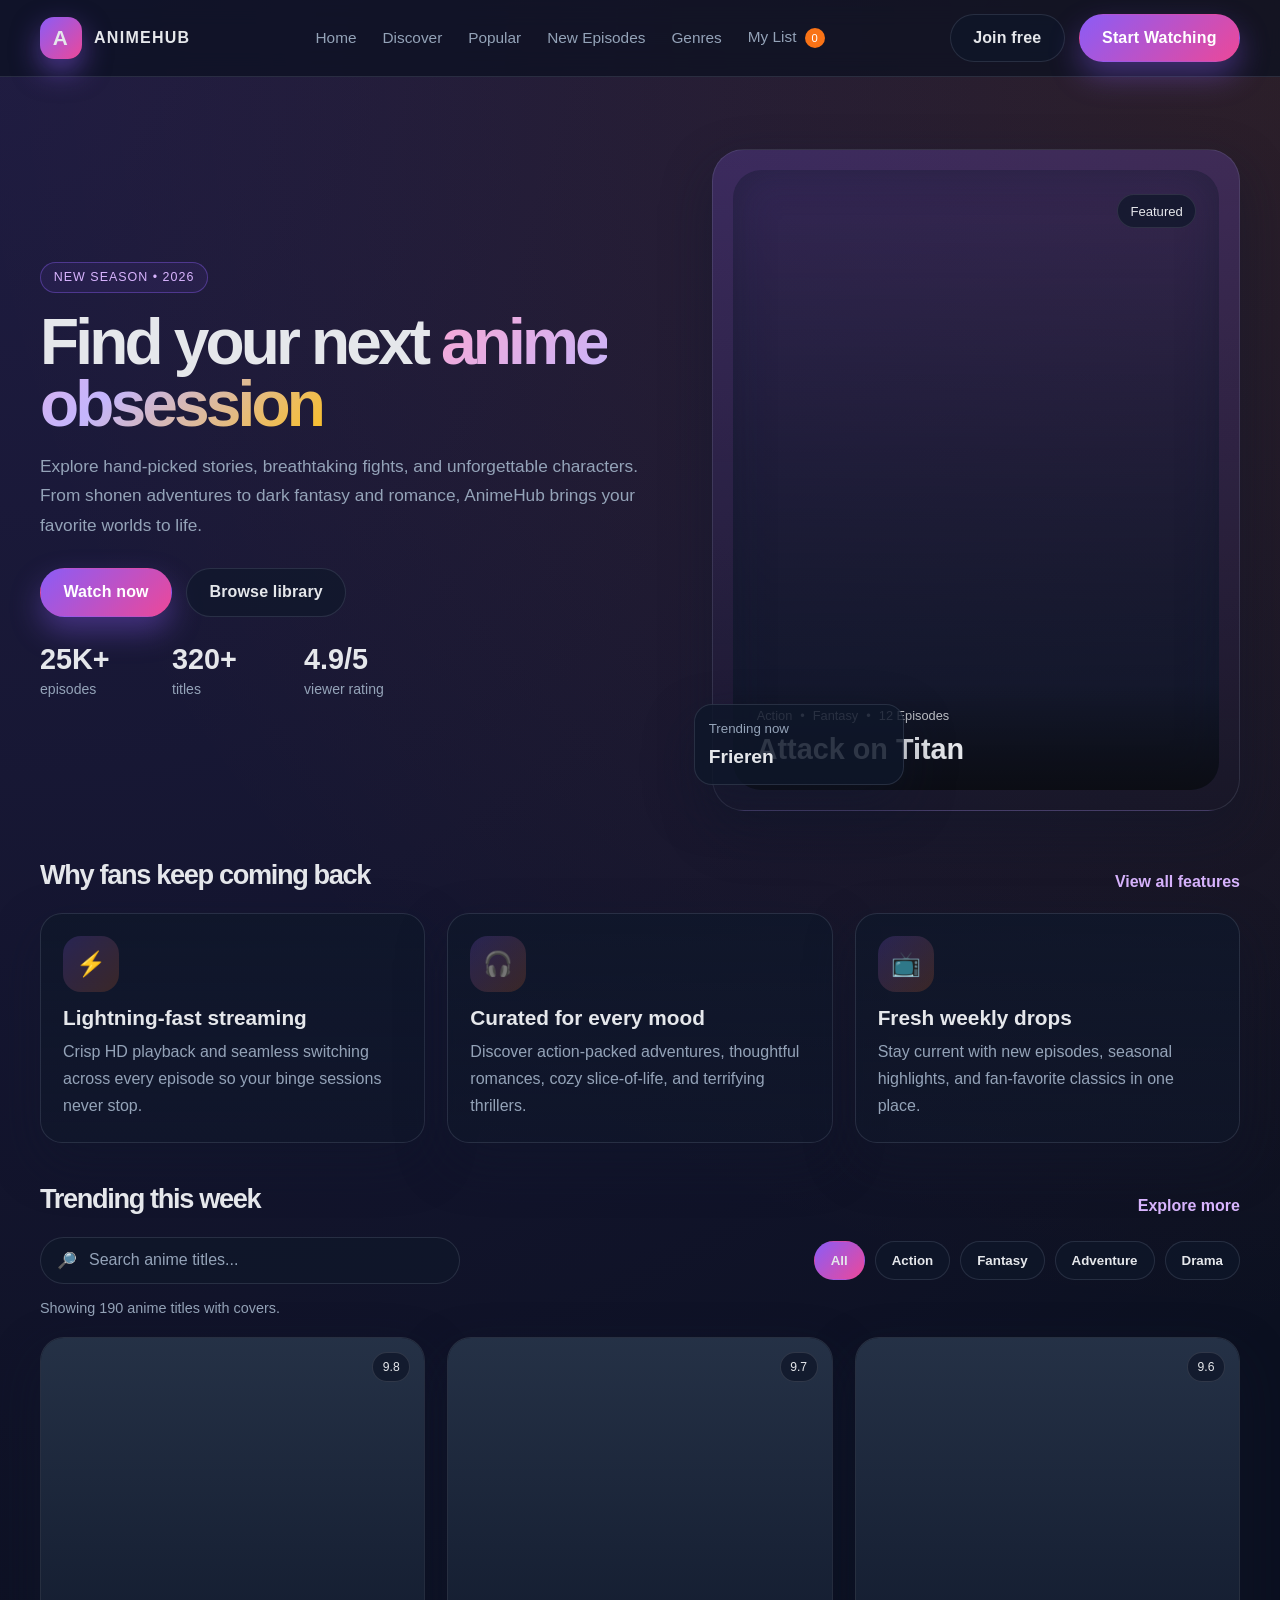
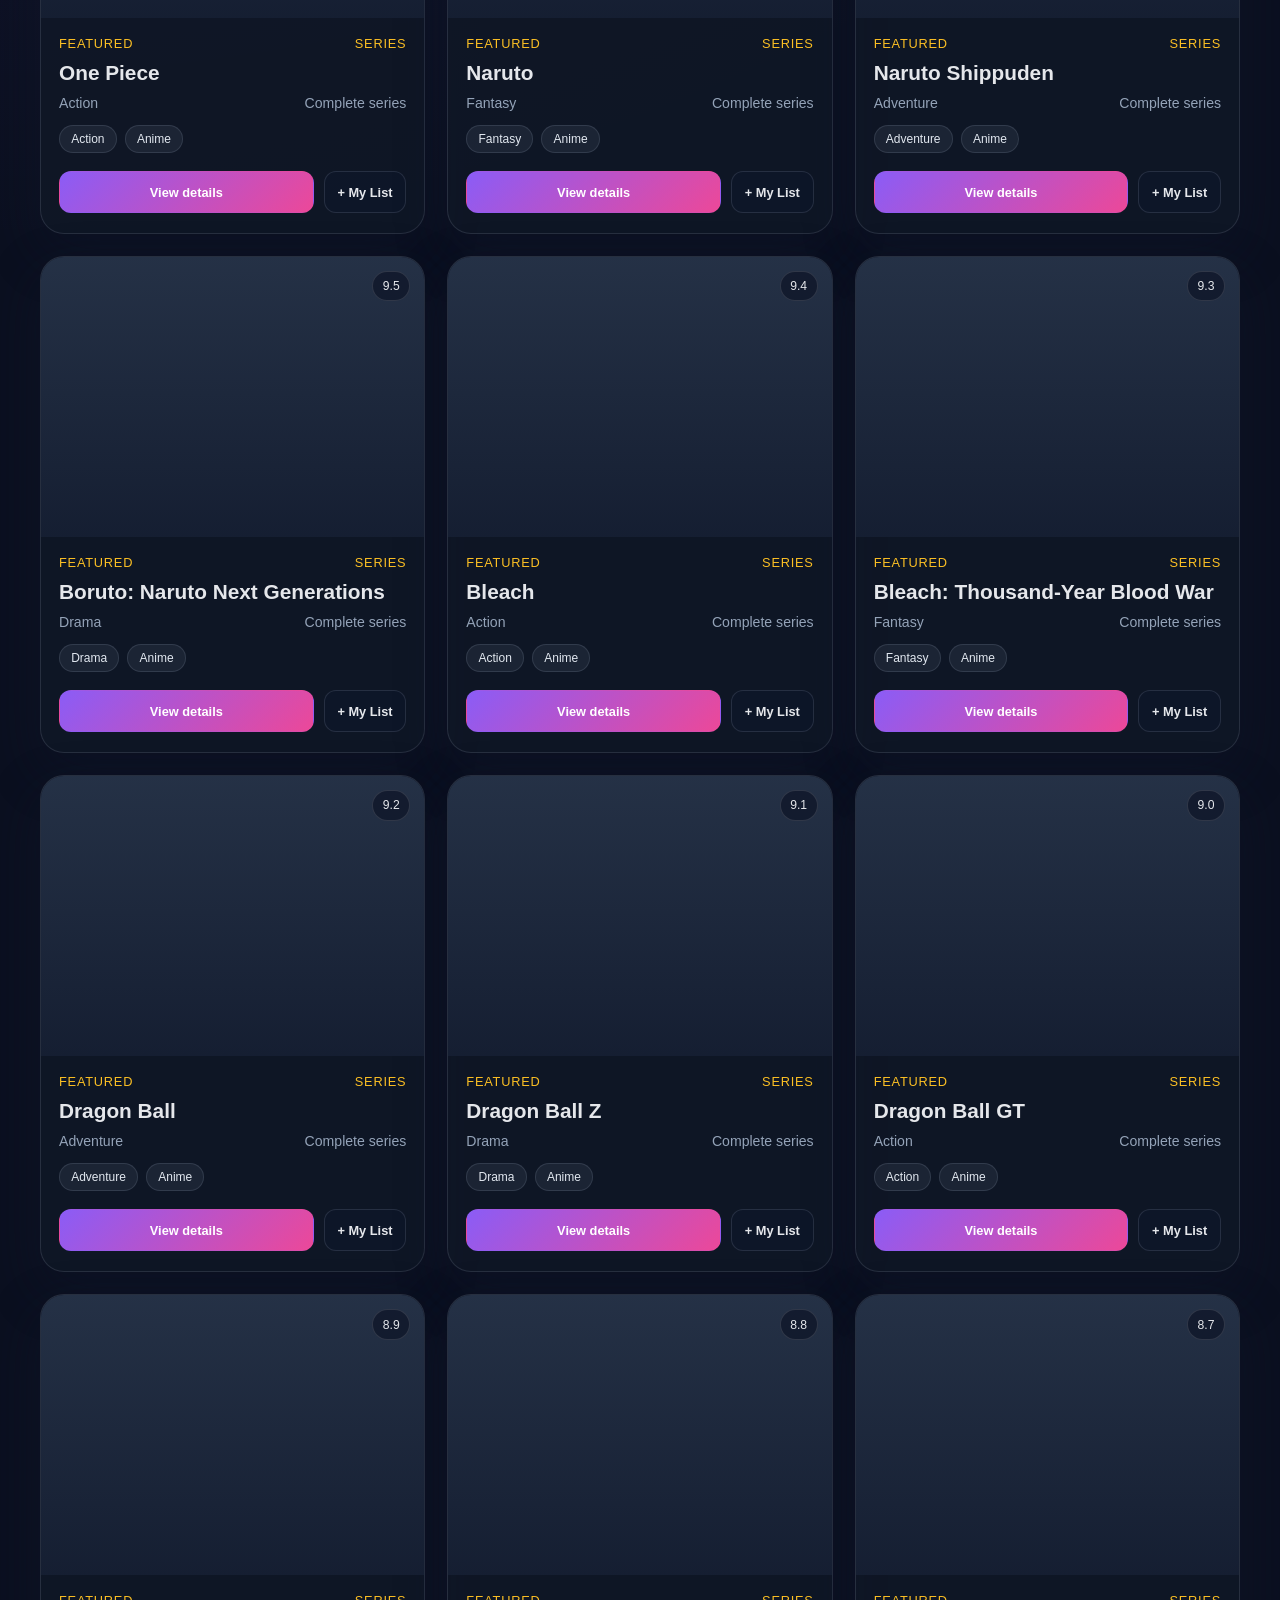
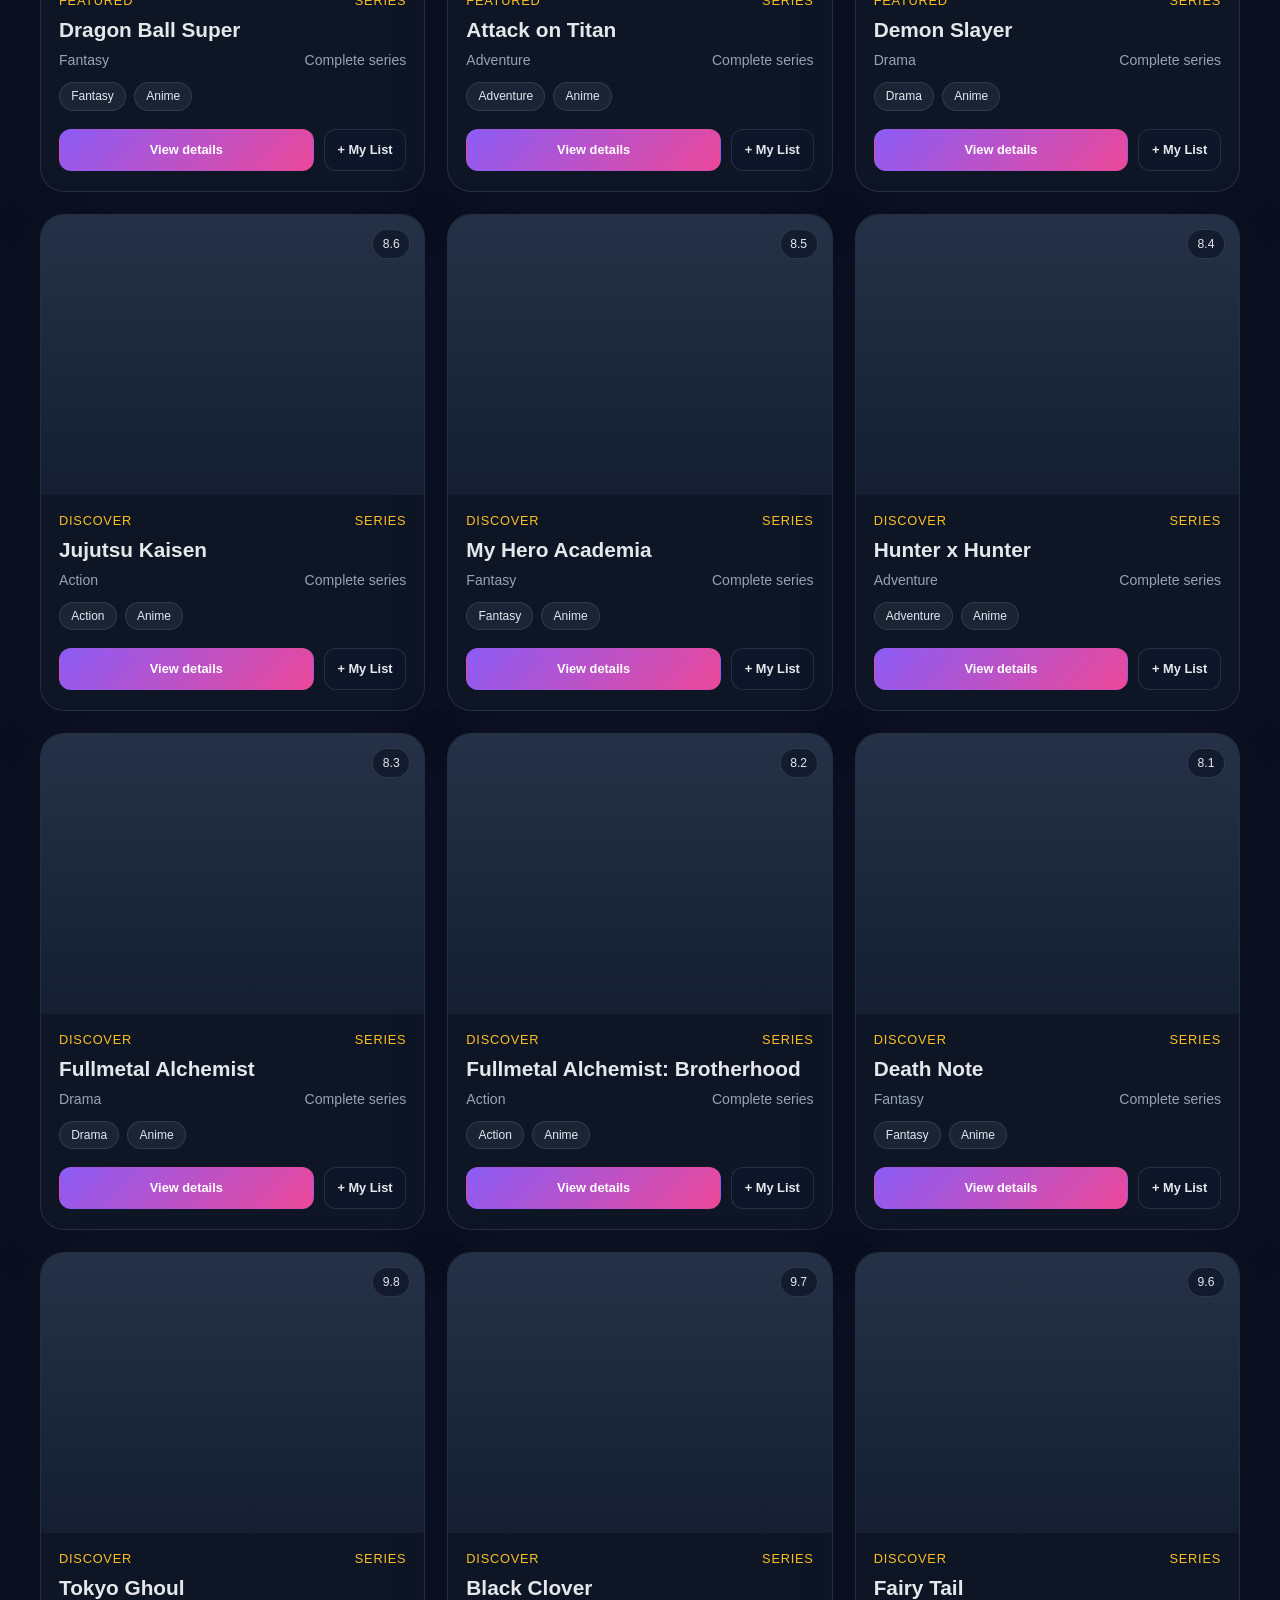
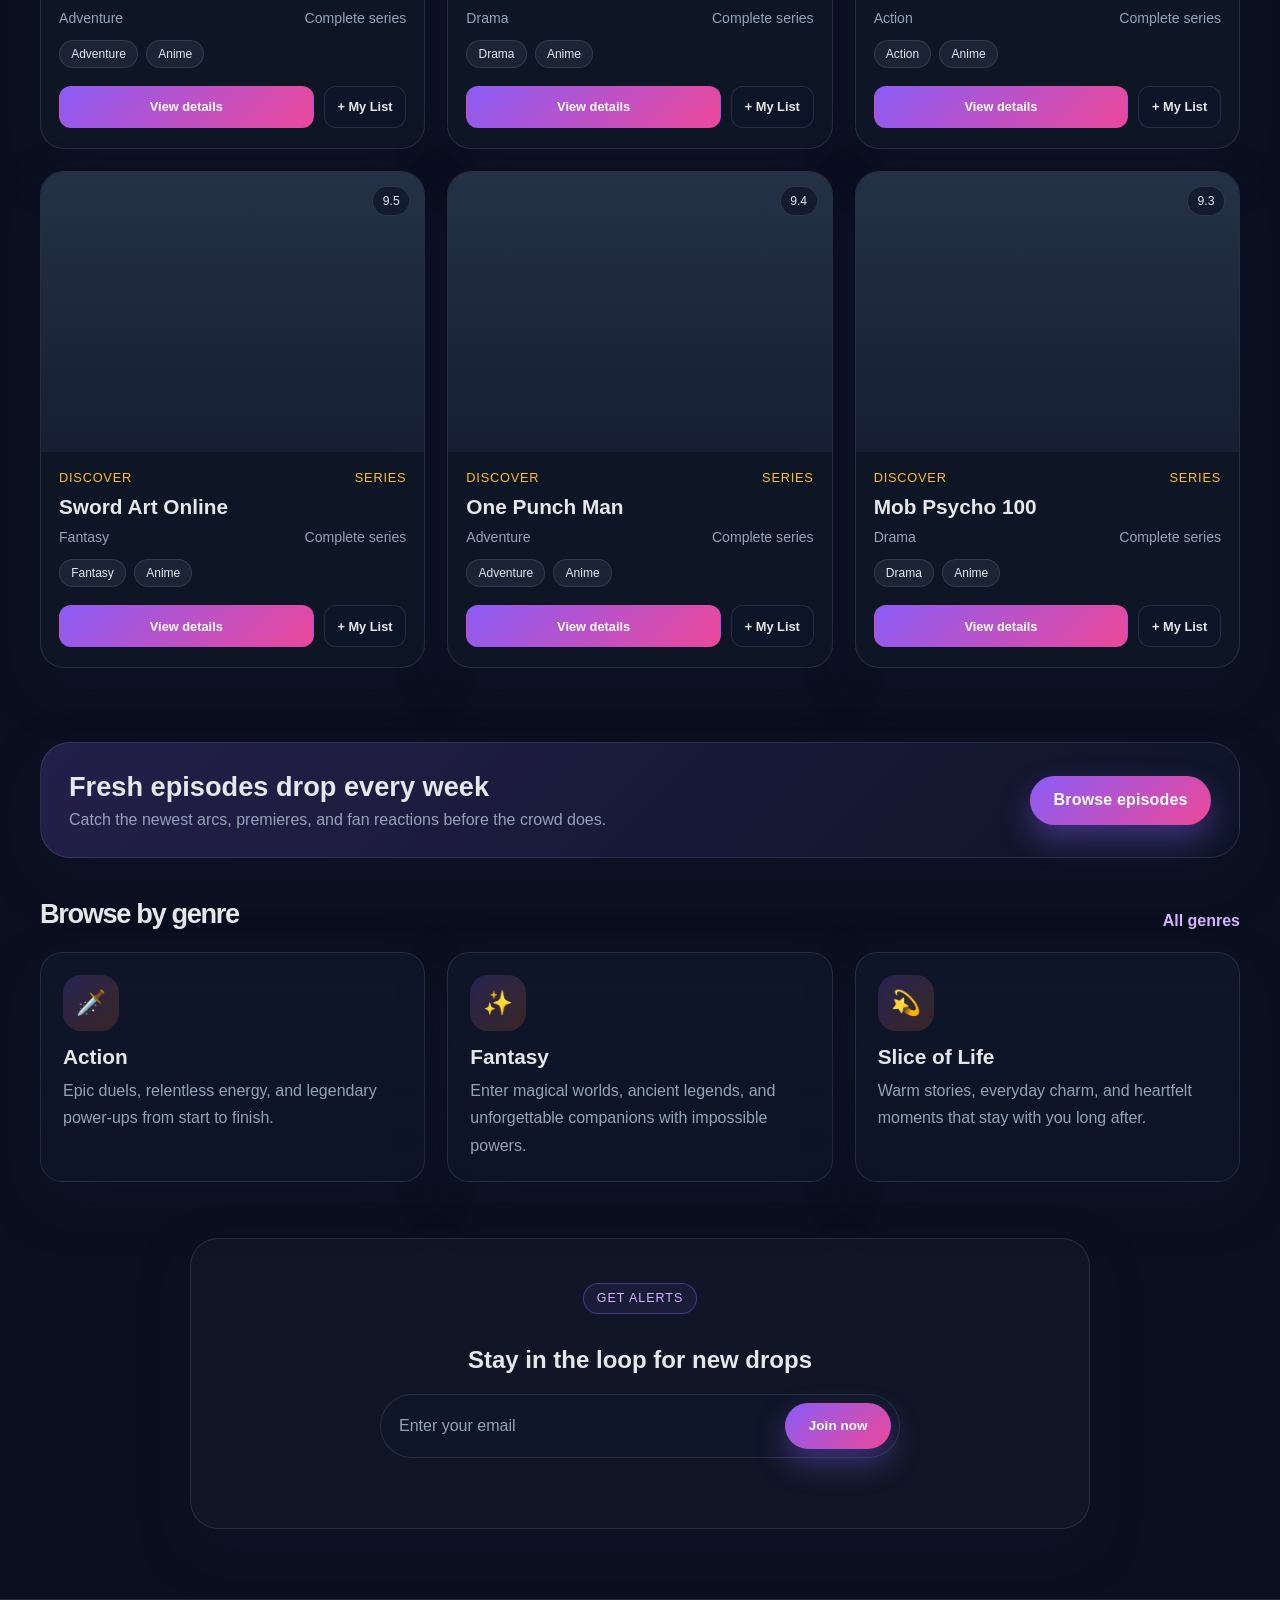
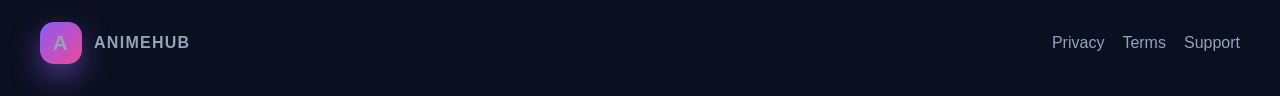
<file: index.html>
<!DOCTYPE html>
<html lang="en">
  <head>
    <meta charset="UTF-8" />
    <meta name="viewport" content="width=device-width, initial-scale=1.0" />
    <title>AnimeHub | Watch Your Next Obsession</title>
    <meta
      name="description"
      content="AnimeHub is your portal to trending anime, epic adventures, and immersive worlds."
    />
    <meta name="theme-color" content="#0b1020" />
    <link rel="canonical" href="https://animehub-ng.github.io/" />
    <meta property="og:url" content="https://animehub-ng.github.io/" />
    <meta property="og:site_name" content="AnimeHub" />
    <link rel="icon" type="image/svg+xml" href="favicon.svg" />
    <link rel="stylesheet" href="styles.css" />
  </head>
  <body>
    <header class="topbar">
      <div class="container nav">
        <a href="#" class="brand" aria-label="AnimeHub home">
          <span class="brand-mark">A</span>
          <span>AnimeHub</span>
        </a>

        <nav class="nav-links" aria-label="Main navigation">
          <a href="#home">Home</a>
          <a href="#discover">Discover</a>
          <a href="#popular">Popular</a>
          <a href="#new">New Episodes</a>
          <a href="#genres">Genres</a>
          <a href="#popular" id="watchlist-link">My List <span id="watchlist-count" class="nav-count">0</span></a>
        </nav>

        <button class="menu-toggle" type="button" aria-expanded="false" aria-controls="mobile-menu">
          <span class="sr-only">Open navigation menu</span>
          <span aria-hidden="true">☰</span>
        </button>

        <div class="nav-actions">
          <a href="#newsletter" class="btn ghost">Join free</a>
          <a href="#popular" class="btn primary">Start Watching</a>
        </div>
      </div>
      <nav id="mobile-menu" class="mobile-menu container" aria-label="Mobile navigation" hidden>
        <a href="#home">Home</a>
        <a href="#discover">Discover</a>
        <a href="#popular">Popular</a>
        <a href="#new">New Episodes</a>
        <a href="#genres">Genres</a>
        <a href="#popular" id="mobile-watchlist-link">My List <span id="mobile-watchlist-count" class="nav-count">0</span></a>
      </nav>
    </header>

    <main>
      <section class="hero" id="home">
        <div class="container hero-grid">
          <div class="hero-copy">
            <div class="eyebrow">New season • 2026</div>
            <h1>Find your next <span>anime obsession</span></h1>
            <p>
              Explore hand-picked stories, breathtaking fights, and unforgettable characters.
              From shonen adventures to dark fantasy and romance, AnimeHub brings your favorite worlds to life.
            </p>

            <div class="hero-actions">
              <a href="#popular" class="btn primary">Watch now</a>
              <a href="#discover" class="btn ghost">Browse library</a>
            </div>

            <div class="stat-row" aria-label="Site statistics">
              <div class="stat">
                <strong>25K+</strong>
                <span>episodes</span>
              </div>
              <div class="stat">
                <strong>320+</strong>
                <span>titles</span>
              </div>
              <div class="stat">
                <strong>4.9/5</strong>
                <span>viewer rating</span>
              </div>
            </div>
          </div>

          <div class="hero-visual" aria-label="Featured anime poster">
            <div class="poster-frame">
              <div
                class="poster-card"
                style="background-image: linear-gradient(180deg, rgba(15, 23, 42, 0.15), rgba(15, 23, 42, 0.8)), url('https://cdn.myanimelist.net/images/anime/10/47347.jpg');"
              >
                <div class="poster-badge">Featured</div>

                <div class="poster-info">
                  <div class="meta">
                    <span>Action</span>
                    <span>•</span>
                    <span>Fantasy</span>
                    <span>•</span>
                    <span>12 Episodes</span>
                  </div>
                  <h3>Attack on Titan</h3>
                </div>
              </div>
            </div>

            <div class="float-card">
              <small>Trending now</small>
              <strong>Frieren</strong>
            </div>
          </div>
        </div>
      </section>

      <section class="section" id="discover">
        <div class="container">
          <div class="section-header">
            <h2>Why fans keep coming back</h2>
            <a href="#genres" class="link-more">View all features</a>
          </div>

          <div class="feature-row">
            <article class="feature-card">
              <div class="feature-icon">⚡</div>
              <h3>Lightning-fast streaming</h3>
              <p>
                Crisp HD playback and seamless switching across every episode so your binge sessions never stop.
              </p>
            </article>

            <article class="feature-card">
              <div class="feature-icon">🎧</div>
              <h3>Curated for every mood</h3>
              <p>
                Discover action-packed adventures, thoughtful romances, cozy slice-of-life, and terrifying thrillers.
              </p>
            </article>

            <article class="feature-card">
              <div class="feature-icon">📺</div>
              <h3>Fresh weekly drops</h3>
              <p>
                Stay current with new episodes, seasonal highlights, and fan-favorite classics in one place.
              </p>
            </article>
          </div>
        </div>
      </section>

      <section class="section" id="popular">
        <div class="container">
          <div class="section-header">
            <h2>Trending this week</h2>
            <a href="#popular" class="link-more">Explore more</a>
          </div>

          <div class="library-toolbar">
            <label class="search-box" aria-label="Search anime">
              <span>🔎</span>
              <input id="anime-search" type="search" placeholder="Search anime titles..." />
            </label>

            <div class="filter-chips" aria-label="Anime categories">
              <button class="filter-btn active" type="button" data-filter="All">All</button>
              <button class="filter-btn" type="button" data-filter="Action">Action</button>
              <button class="filter-btn" type="button" data-filter="Fantasy">Fantasy</button>
              <button class="filter-btn" type="button" data-filter="Adventure">Adventure</button>
              <button class="filter-btn" type="button" data-filter="Drama">Drama</button>
            </div>
          </div>

          <p id="catalog-status" class="catalog-status" aria-live="polite">Showing the AnimeHub collection.</p>

          <div id="trending-grid" class="grid trending-grid"></div>
        </div>
      </section>

      <section class="section" id="new">
        <div class="container">
          <div class="banner">
            <div>
              <h3>Fresh episodes drop every week</h3>
              <p>Catch the newest arcs, premieres, and fan reactions before the crowd does.</p>
            </div>
            <a href="#popular" class="btn primary">Browse episodes</a>
          </div>
        </div>
      </section>

      <section class="section" id="genres">
        <div class="container">
          <div class="section-header">
            <h2>Browse by genre</h2>
            <a href="#popular" class="link-more">All genres</a>
          </div>

          <div class="feature-row">
            <article class="feature-card">
              <div class="feature-icon">🗡️</div>
              <h3>Action</h3>
              <p>Epic duels, relentless energy, and legendary power-ups from start to finish.</p>
            </article>

            <article class="feature-card">
              <div class="feature-icon">✨</div>
              <h3>Fantasy</h3>
              <p>Enter magical worlds, ancient legends, and unforgettable companions with impossible powers.</p>
            </article>

            <article class="feature-card">
              <div class="feature-icon">💫</div>
              <h3>Slice of Life</h3>
              <p>Warm stories, everyday charm, and heartfelt moments that stay with you long after.</p>
            </article>
          </div>
        </div>
      </section>

      <div class="container newsletter" id="newsletter">
        <div class="newsletter-card">
          <p class="eyebrow">Get alerts</p>
          <h2>Stay in the loop for new drops</h2>
          <form id="newsletter-form" class="newsletter-form">
            <input type="email" placeholder="Enter your email" aria-label="Email address" autocomplete="email" required />
            <button type="submit" class="btn primary">Join now</button>
          </form>
          <p id="newsletter-status" aria-live="polite"></p>
        </div>
      </div>
    </main>

    <dialog id="anime-dialog" class="anime-dialog" aria-labelledby="dialog-title">
      <button class="dialog-close" type="button" aria-label="Close title details">×</button>
      <div id="dialog-cover" class="dialog-cover"></div>
      <div class="dialog-content">
        <p id="dialog-kicker" class="eyebrow"></p>
        <h2 id="dialog-title"></h2>
        <p id="dialog-description" class="dialog-description"></p>
        <div class="dialog-actions">
          <a id="dialog-watch" class="btn primary" href="#">Open streaming page</a>
          <button id="dialog-list" class="btn ghost" type="button">Add to My List</button>
        </div>
      </div>
    </dialog>

    <footer>
      <div class="container footer-row">
        <div class="brand">
          <span class="brand-mark">A</span>
          <span>AnimeHub</span>
        </div>

        <div class="footer-links">
          <a href="#privacy" data-info-link="privacy">Privacy</a>
          <a href="#terms" data-info-link="terms">Terms</a>
          <a href="#support" data-info-link="support">Support</a>
        </div>
      </div>
    </footer>

    <dialog id="info-dialog" class="info-dialog" aria-labelledby="info-title">
      <button class="dialog-close info-close" type="button" aria-label="Close information">×</button>
      <div class="dialog-content">
        <p id="info-kicker" class="eyebrow">AnimeHub</p>
        <h2 id="info-title"></h2>
        <div id="info-body"></div>
      </div>
    </dialog>

    <script src="script.js" defer></script>
  </body>
</html>
</file>
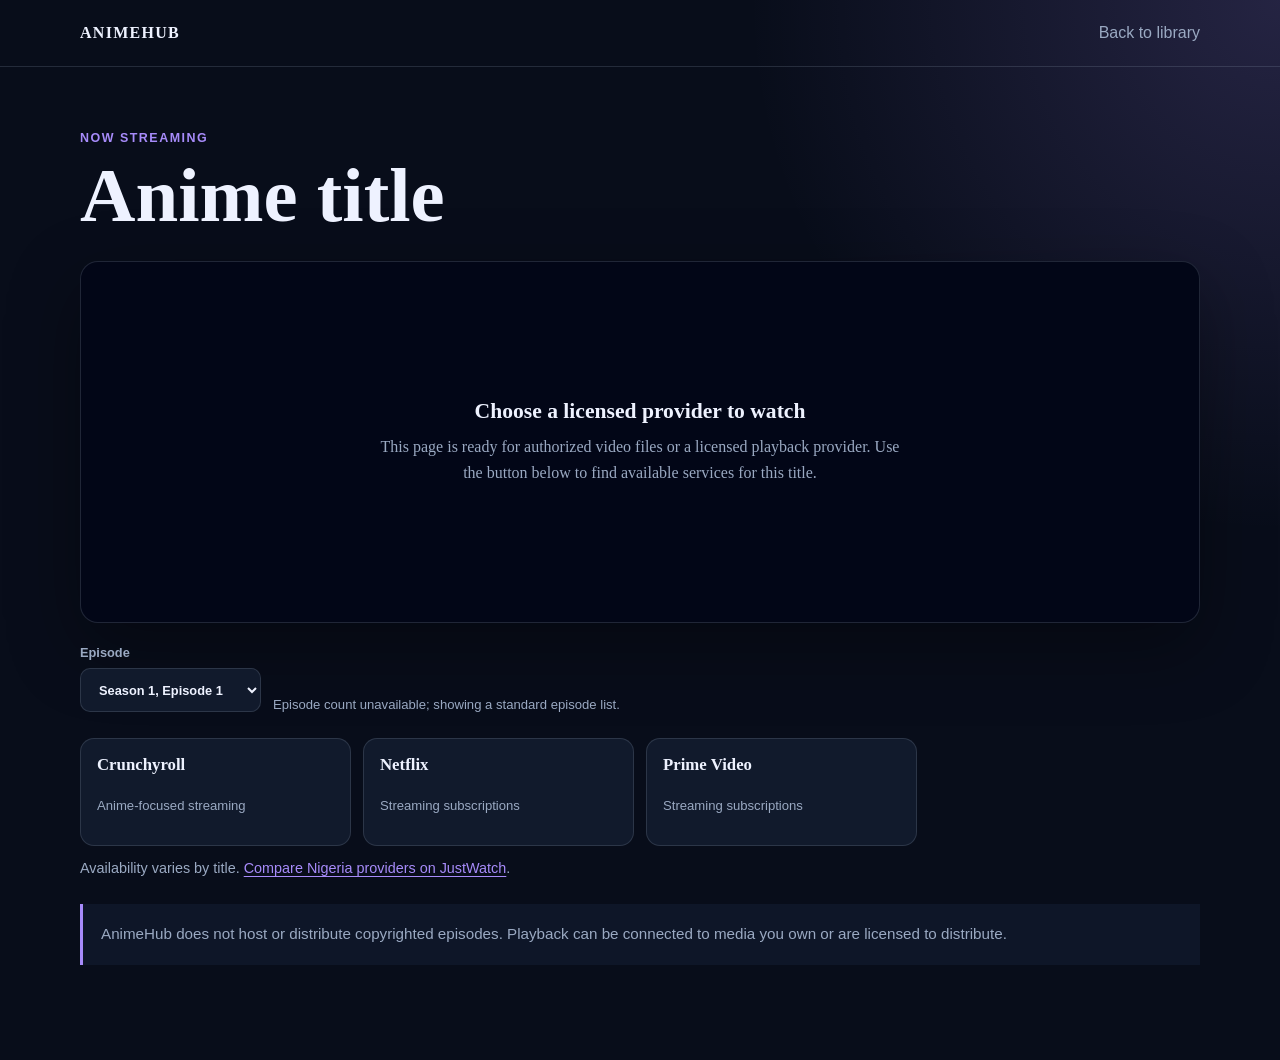
<file: watch.html>
<!DOCTYPE html>
<html lang="en">
  <head>
    <meta charset="UTF-8" />
    <meta name="viewport" content="width=device-width, initial-scale=1.0" />
    <meta name="description" content="AnimeHub streaming page for licensed anime viewing." />
    <link rel="canonical" href="https://animehub-ng.github.io/watch.html" />
    <meta property="og:url" content="https://animehub-ng.github.io/watch.html" />
    <meta property="og:site_name" content="AnimeHub" />
    <link rel="icon" type="image/svg+xml" href="favicon.svg" />
    <title>Watch | AnimeHub</title>
    <style>
      :root { --bg: #080d1a; --panel: #111a2c; --line: rgba(148, 163, 184, .2); --text: #eef2ff; --muted: #9aa9c2; --accent: #a78bfa; }
      * { box-sizing: border-box; }
      body { margin: 0; min-height: 100vh; font-family: Georgia, 'Times New Roman', serif; color: var(--text); background: radial-gradient(circle at top right, rgba(167, 139, 250, .18), transparent 32%), var(--bg); }
      a { color: inherit; text-decoration: none; }
      .shell { width: min(1120px, calc(100% - 32px)); margin: 0 auto; }
      header { padding: 24px 0; border-bottom: 1px solid var(--line); }
      .nav { display: flex; align-items: center; justify-content: space-between; gap: 16px; }
      .brand { font-weight: 800; letter-spacing: .08em; text-transform: uppercase; }
      .back { color: var(--muted); font-family: 'Segoe UI', sans-serif; }
      main { padding: 52px 0 80px; }
      .eyebrow { color: var(--accent); font: 700 .78rem 'Segoe UI', sans-serif; letter-spacing: .12em; text-transform: uppercase; }
      h1 { max-width: 800px; margin: 10px 0 28px; font-size: clamp(2.3rem, 6vw, 5rem); line-height: .98; }
      .player { overflow: hidden; border: 1px solid var(--line); border-radius: 18px; background: #020617; box-shadow: 0 25px 70px rgba(0, 0, 0, .35); }
      .player video { display: block; width: 100%; aspect-ratio: 16 / 9; background: #020617; }
      .player-empty { display: grid; place-items: center; min-height: 360px; padding: 32px; text-align: center; }
      .player-empty strong { display: block; margin-bottom: 10px; font-size: 1.35rem; }
      .player-empty p { max-width: 520px; margin: 0; color: var(--muted); line-height: 1.6; }
      .controls { display: flex; flex-wrap: wrap; align-items: end; gap: 12px; margin: 22px 0; }
      label { display: grid; gap: 8px; color: var(--muted); font: 700 .8rem 'Segoe UI', sans-serif; }
      select, .provider { min-height: 44px; border: 1px solid var(--line); border-radius: 10px; padding: 0 14px; color: var(--text); background: var(--panel); font: inherit; }
      .provider { display: inline-flex; align-items: center; justify-content: center; background: var(--accent); color: #171329; font: 700 .9rem 'Segoe UI', sans-serif; }
      .episode-status { margin: 0; color: var(--muted); font: .82rem 'Segoe UI', sans-serif; }
      .provider-grid { display: grid; grid-template-columns: repeat(4, minmax(0, 1fr)); gap: 12px; margin-top: 26px; }
      .provider-card { display: grid; gap: 8px; min-height: 108px; padding: 16px; border: 1px solid var(--line); border-radius: 14px; background: var(--panel); transition: transform .2s ease, border-color .2s ease; }
      .provider-card:hover { transform: translateY(-2px); border-color: var(--accent); }
      .provider-card strong { font: 700 1.05rem Georgia, 'Times New Roman', serif; }
      .provider-card span { color: var(--muted); font: .82rem/1.35 'Segoe UI', sans-serif; }
      .compare { margin-top: 14px; color: var(--muted); font: .9rem 'Segoe UI', sans-serif; }
      .compare a { color: var(--accent); text-decoration: underline; text-underline-offset: 3px; }
      .free-heading { margin-top: 34px; }
      .free-card { border-color: rgba(52, 211, 153, .35); }
      .free-card strong::after { content: ' FREE'; color: #6ee7b7; font: 700 .68rem 'Segoe UI', sans-serif; letter-spacing: .08em; }
      .notice { margin-top: 28px; padding: 18px; border-left: 3px solid var(--accent); background: rgba(17, 26, 44, .75); color: var(--muted); font: .95rem/1.6 'Segoe UI', sans-serif; }
      @media (max-width: 800px) { .provider-grid { grid-template-columns: repeat(2, minmax(0, 1fr)); } }
      @media (max-width: 600px) { main { padding-top: 34px; } .player-empty { min-height: 280px; } .provider-grid { grid-template-columns: 1fr; } }
    </style>
  </head>
  <body>
    <header>
      <div class="shell nav">
        <a class="brand" href="index.html">AnimeHub</a>
        <a class="back" href="index.html#popular">Back to library</a>
      </div>
    </header>
    <main class="shell">
      <p class="eyebrow">Now streaming</p>
      <h1 id="watch-title">Anime title</h1>

      <section class="player" aria-label="Anime video player">
        <div class="player-empty">
          <div>
            <strong>Choose a licensed provider to watch</strong>
            <p>This page is ready for authorized video files or a licensed playback provider. Use the button below to find available services for this title.</p>
          </div>
        </div>
      </section>

      <div class="controls">
        <label for="episode-select">Episode
          <select id="episode-select">
            <option>Loading episodes...</option>
          </select>
        </label>
        <p id="episode-status" class="episode-status" aria-live="polite">Finding the complete episode list...</p>
      </div>

      <section>
        <div class="provider-grid">
          <a class="provider-card" data-provider="Crunchyroll" href="#" target="_blank" rel="noopener noreferrer">
            <strong>Crunchyroll</strong>
            <span>Anime-focused streaming</span>
          </a>
          <a class="provider-card" data-provider="Netflix" href="#" target="_blank" rel="noopener noreferrer">
            <strong>Netflix</strong>
            <span>Streaming subscriptions</span>
          </a>
          <a class="provider-card" data-provider="Prime Video" href="#" target="_blank" rel="noopener noreferrer">
            <strong>Prime Video</strong>
            <span>Streaming subscriptions</span>
          </a>
        </div>
        <p class="compare">Availability varies by title. <a id="provider-compare" href="#" target="_blank" rel="noopener noreferrer">Compare Nigeria providers on JustWatch</a>.</p>
      </section>

      <p class="notice">AnimeHub does not host or distribute copyrighted episodes. Playback can be connected to media you own or are licensed to distribute.</p>
    </main>
    <script>
      const params = new URLSearchParams(window.location.search);
      const title = params.get('title') || 'Anime title';
      const encodedTitle = encodeURIComponent(title);
      document.title = `Watch ${title} | AnimeHub`;
      document.getElementById('watch-title').textContent = title;
      const episodeSelect = document.getElementById('episode-select');
      const episodeStatus = document.getElementById('episode-status');
      const providerSearches = {
        Crunchyroll: 'https://www.crunchyroll.com/search?q=',
        Netflix: 'https://www.netflix.com/search?q=',
        'Prime Video': 'https://www.primevideo.com/search/ref=atv_nb_sr?phrase=',
      };

      function updateProviderLinks() {
        const episode = episodeSelect.value.startsWith('Loading') ? 'Season 1, Episode 1' : episodeSelect.value;
        const episodeQuery = `${title} ${episode}`;
        const encodedEpisode = encodeURIComponent(episodeQuery);

        document.querySelectorAll('[data-provider]').forEach((provider) => {
          provider.href = `${providerSearches[provider.dataset.provider]}${encodedEpisode}`;
        });
        document.getElementById('provider-compare').href = `https://www.justwatch.com/ng/search?q=${encodedEpisode}`;
      }

      episodeSelect.addEventListener('change', updateProviderLinks);

      async function loadEpisodes() {
        try {
          const animeResponse = await fetch(`https://kitsu.io/api/edge/anime?filter[text]=${encodedTitle}&page[limit]=1`);
          if (!animeResponse.ok) throw new Error('Anime lookup failed');
          const animePayload = await animeResponse.json();
          const animeId = animePayload.data?.[0]?.id;
          if (!animeId) throw new Error('Anime was not found');

          const episodeResponse = await fetch(`https://kitsu.io/api/edge/episodes?filter[media_id]=${encodeURIComponent(animeId)}&page[limit]=1`);
          if (!episodeResponse.ok) throw new Error('Episode lookup failed');
          const episodePayload = await episodeResponse.json();
          const count = Number(episodePayload.meta?.count);
          if (!Number.isInteger(count) || count < 1) throw new Error('Episode count unavailable');

          episodeSelect.innerHTML = Array.from({ length: count }, (_, index) => {
            const episodeNumber = index + 1;
            return `<option value="Season 1, Episode ${episodeNumber}">Season 1, Episode ${episodeNumber}</option>`;
          }).join('');
          episodeStatus.textContent = `${count.toLocaleString()} episodes available in the list.`;
        } catch (error) {
          episodeSelect.innerHTML = Array.from({ length: 12 }, (_, index) => {
            const episodeNumber = index + 1;
            return `<option value="Season 1, Episode ${episodeNumber}">Season 1, Episode ${episodeNumber}</option>`;
          }).join('');
          episodeStatus.textContent = 'Episode count unavailable; showing a standard episode list.';
        }
        updateProviderLinks();
      }

      updateProviderLinks();
      loadEpisodes();
    </script>
  </body>
</html>
</file>
<file: styles.css>
:root {
  --bg: #0b1020;
  --bg-2: #111827;
  --panel: rgba(15, 23, 42, 0.9);
  --panel-soft: rgba(30, 41, 59, 0.9);
  --surface: #111827;
  --surface-2: #1f2937;
  --primary: #8b5cf6;
  --secondary: #f97316;
  --text: #e5e7eb;
  --muted: #94a3b8;
  --line: rgba(148, 163, 184, 0.18);
  --success: #34d399;
  --shadow: 0 20px 50px rgba(15, 23, 42, 0.45);
}

* {
  box-sizing: border-box;
}

html {
  scroll-behavior: smooth;
}

body {
  margin: 0;
  font-family: "Segoe UI", Tahoma, Geneva, Verdana, sans-serif;
  background:
    radial-gradient(circle at top left, rgba(139, 92, 246, 0.16), transparent 28%),
    radial-gradient(circle at top right, rgba(249, 115, 22, 0.12), transparent 20%),
    var(--bg);
  color: var(--text);
}

a {
  color: inherit;
  text-decoration: none;
}

img {
  max-width: 100%;
  display: block;
}

.container {
  width: min(1200px, calc(100% - 32px));
  margin: 0 auto;
}

.topbar {
  position: sticky;
  top: 0;
  z-index: 10;
  backdrop-filter: blur(12px);
  background: rgba(11, 16, 32, 0.7);
  border-bottom: 1px solid var(--line);
}

.nav {
  display: flex;
  align-items: center;
  justify-content: space-between;
  gap: 20px;
  min-height: 76px;
}

.brand {
  display: flex;
  align-items: center;
  gap: 12px;
  font-weight: 800;
  letter-spacing: 0.08em;
  text-transform: uppercase;
}

.brand-mark {
  width: 42px;
  height: 42px;
  display: grid;
  place-items: center;
  border-radius: 14px;
  background: linear-gradient(135deg, var(--primary), #ec4899);
  box-shadow: 0 12px 28px rgba(139, 92, 246, 0.5);
  font-size: 1.3rem;
}

.nav-links {
  display: flex;
  align-items: center;
  gap: 26px;
  color: var(--muted);
  font-size: 0.96rem;
}

.nav-links a:hover {
  color: var(--text);
}

.nav-count {
  display: inline-grid;
  place-items: center;
  min-width: 20px;
  height: 20px;
  padding: 0 5px;
  margin-left: 4px;
  border-radius: 999px;
  background: var(--secondary);
  color: #fff;
  font-size: 0.7rem;
  line-height: 1;
}

.menu-toggle,
.mobile-menu {
  display: none;
}

.nav-actions {
  display: flex;
  align-items: center;
  gap: 14px;
}

.btn {
  display: inline-flex;
  align-items: center;
  justify-content: center;
  border: 1px solid transparent;
  padding: 0.9rem 1.4rem;
  border-radius: 999px;
  font-weight: 700;
  transition: 0.2s ease;
  cursor: pointer;
  letter-spacing: 0.01em;
}

.btn.primary {
  background: linear-gradient(135deg, var(--primary), #ec4899);
  color: white;
  box-shadow: 0 14px 30px rgba(139, 92, 246, 0.38);
}

.btn.primary:hover {
  transform: translateY(-1px);
  box-shadow: 0 18px 34px rgba(139, 92, 246, 0.46);
}

.btn.ghost {
  background: rgba(15, 23, 42, 0.65);
  border-color: var(--line);
  color: var(--text);
}

:focus-visible {
  outline: 3px solid #fbbf24;
  outline-offset: 3px;
}

.hero {
  padding: 72px 0 20px;
}

.hero-grid {
  display: grid;
  grid-template-columns: 1.1fr 0.9fr;
  gap: 26px;
  align-items: center;
}

.eyebrow {
  display: inline-flex;
  align-items: center;
  gap: 8px;
  padding: 0.45rem 0.8rem;
  border: 1px solid rgba(139, 92, 246, 0.4);
  background: rgba(139, 92, 246, 0.08);
  border-radius: 999px;
  font-size: 0.78rem;
  color: #d8b4fe;
  letter-spacing: 0.08em;
  text-transform: uppercase;
}

.hero-copy h1 {
  margin: 18px 0 16px;
  font-size: clamp(2.8rem, 5vw, 5rem);
  line-height: 0.98;
  letter-spacing: -0.06em;
}

.hero-copy h1 span {
  background: linear-gradient(135deg, #f9a8d4, #c4b5fd, #fbbf24);
  -webkit-background-clip: text;
  background-clip: text;
  color: transparent;
}

.hero-copy p {
  margin: 0 0 28px;
  max-width: 620px;
  color: var(--muted);
  font-size: 1.08rem;
  line-height: 1.7;
}

.hero-actions {
  display: flex;
  flex-wrap: wrap;
  gap: 14px;
  margin-bottom: 26px;
}

.stat-row {
  display: flex;
  flex-wrap: wrap;
  gap: 22px;
}

.stat {
  min-width: 110px;
}

.stat strong {
  display: block;
  font-size: 1.8rem;
  margin-bottom: 4px;
}

.stat span {
  color: var(--muted);
  font-size: 0.88rem;
}

.hero-visual {
  position: relative;
}

.poster-frame {
  position: relative;
  padding: 20px;
  border-radius: 32px;
  background: linear-gradient(180deg, rgba(139, 92, 246, 0.22), rgba(15, 23, 42, 0.15));
  border: 1px solid var(--line);
  box-shadow: var(--shadow);
}

.poster-card {
  position: relative;
  overflow: hidden;
  min-height: 620px;
  border-radius: 28px;
  background-size: cover;
  background-position: center;
  box-shadow: inset 0 0 40px rgba(15, 23, 42, 0.4);
}

.poster-badge {
  position: absolute;
  top: 24px;
  right: 24px;
  padding: 0.55rem 0.75rem;
  border-radius: 999px;
  background: rgba(15, 23, 42, 0.75);
  border: 1px solid rgba(255,255,255,0.1);
  font-size: 0.82rem;
  backdrop-filter: blur(10px);
}

.poster-info {
  position: absolute;
  inset: auto 0 0 0;
  padding: 24px;
  background: linear-gradient(180deg, transparent, rgba(11,12,18,0.9));
}

.poster-info .meta {
  display: flex;
  gap: 8px;
  flex-wrap: wrap;
  color: #f8fafc;
  opacity: 0.75;
  margin-bottom: 10px;
  font-size: 0.8rem;
}

.poster-info h3 {
  margin: 0;
  font-size: clamp(1.8rem, 2vw, 2.5rem);
}

.float-card {
  position: absolute;
  left: -18px;
  bottom: 26px;
  width: 210px;
  padding: 16px 14px;
  border-radius: 18px;
  background: rgba(15, 23, 42, 0.85);
  border: 1px solid var(--line);
  box-shadow: var(--shadow);
}

.float-card small {
  display: block;
  color: var(--muted);
  margin-bottom: 10px;
}

.float-card strong {
  display: block;
  font-size: 1.2rem;
}

.section {
  padding: 28px 0 12px;
}

.section-header {
  display: flex;
  align-items: end;
  justify-content: space-between;
  gap: 16px;
  margin-bottom: 22px;
}

.section-header h2 {
  margin: 0;
  font-size: clamp(1.7rem, 2vw, 2.4rem);
  letter-spacing: -0.05em;
}

.link-more {
  color: #d8b4fe;
  font-weight: 700;
}

.feature-row {
  display: grid;
  grid-template-columns: repeat(3, minmax(0, 1fr));
  gap: 22px;
}

.feature-card {
  padding: 22px;
  border: 1px solid var(--line);
  background: linear-gradient(180deg, rgba(15, 23, 42, 0.85), rgba(15, 23, 42, 0.6));
  border-radius: 22px;
  box-shadow: var(--shadow);
}

.feature-icon {
  width: 56px;
  height: 56px;
  display: grid;
  place-items: center;
  border-radius: 18px;
  background: linear-gradient(135deg, rgba(139,92,246,0.2), rgba(249,115,22,0.18));
  font-size: 1.5rem;
  margin-bottom: 14px;
}

.feature-card h3 {
  margin: 0 0 8px;
  font-size: 1.3rem;
}

.feature-card p {
  margin: 0;
  color: var(--muted);
  line-height: 1.7;
}

.grid {
  display: grid;
  gap: 22px;
}

.library-toolbar {
  display: flex;
  align-items: center;
  justify-content: space-between;
  gap: 16px;
  margin-bottom: 24px;
  flex-wrap: wrap;
}

.catalog-status {
  min-height: 1.3em;
  margin: -8px 0 18px;
  color: var(--muted);
  font-size: 0.9rem;
}

.search-box {
  flex: 1 1 320px;
  display: flex;
  align-items: center;
  gap: 10px;
  background: rgba(15, 23, 42, 0.8);
  border: 1px solid var(--line);
  border-radius: 999px;
  padding: 0.8rem 1rem;
  max-width: 420px;
}

.search-box input {
  flex: 1;
  border: none;
  background: transparent;
  color: var(--text);
  font: inherit;
  outline: none;
}

.search-box input::placeholder {
  color: var(--muted);
}

.filter-chips {
  display: flex;
  flex-wrap: wrap;
  gap: 10px;
}

.filter-btn {
  border: 1px solid var(--line);
  background: rgba(15, 23, 42, 0.7);
  color: var(--text);
  padding: 0.7rem 1rem;
  border-radius: 999px;
  cursor: pointer;
  font-weight: 600;
  transition: 0.2s ease;
}

.filter-btn.active,
.filter-btn:hover {
  background: linear-gradient(135deg, var(--primary), #ec4899);
  border-color: transparent;
}

.trending-grid {
  grid-template-columns: repeat(3, minmax(0, 1fr));
}

.anime-card {
  overflow: hidden;
  border-radius: 24px;
  border: 1px solid var(--line);
  background: rgba(17, 24, 39, 0.75);
  box-shadow: var(--shadow);
  cursor: pointer;
  transition: transform 0.25s ease, border-color 0.25s ease, box-shadow 0.25s ease;
}

.anime-card:hover {
  transform: translateY(-4px);
  border-color: rgba(139, 92, 246, 0.5);
  box-shadow: 0 24px 44px rgba(15, 23, 42, 0.52);
}

.anime-cover {
  position: relative;
  height: 280px;
  background-color: #273449;
  background-size: cover;
  background-position: center;
}

.anime-cover::after {
  content: "";
  position: absolute;
  inset: 0;
  background: linear-gradient(180deg, rgba(15, 23, 42, 0.1), rgba(15, 23, 42, 0.75));
}

.anime-badge {
  position: absolute;
  top: 14px;
  right: 14px;
  z-index: 1;
  padding: 0.45rem 0.6rem;
  border-radius: 999px;
  background: rgba(15, 23, 42, 0.8);
  border: 1px solid rgba(255,255,255,0.12);
  font-size: 0.76rem;
}

.anime-content {
  padding: 18px 18px 20px;
}

.anime-card-actions {
  display: grid;
  grid-template-columns: 1fr auto;
  gap: 10px;
  margin-top: 18px;
}

.card-action {
  min-height: 42px;
  border: 1px solid var(--line);
  border-radius: 12px;
  padding: 0.65rem 0.8rem;
  color: var(--text);
  background: rgba(15, 23, 42, 0.72);
  font: inherit;
  font-size: 0.8rem;
  font-weight: 700;
  cursor: pointer;
  transition: 0.2s ease;
}

.card-action:hover,
.card-action.saved {
  border-color: rgba(251, 191, 36, 0.65);
  color: #fcd34d;
}

.primary-action {
  background: linear-gradient(135deg, var(--primary), #ec4899);
  border-color: transparent;
  color: #fff;
}

.empty-state {
  grid-column: 1 / -1;
  text-align: center;
  padding: 2rem;
  border: 1px solid var(--line);
  border-radius: 18px;
  background: rgba(15, 23, 42, 0.7);
  color: var(--muted);
}

.anime-topline {
  display: flex;
  align-items: center;
  justify-content: space-between;
  gap: 8px;
  margin-bottom: 10px;
  color: #fbbf24;
  font-size: 0.8rem;
  letter-spacing: 0.06em;
  text-transform: uppercase;
}

.anime-content h3 {
  margin: 0 0 10px;
  font-size: 1.3rem;
}

.anime-meta {
  display: flex;
  align-items: center;
  justify-content: space-between;
  gap: 12px;
  color: var(--muted);
  font-size: 0.88rem;
}

.anime-tags {
  display: flex;
  flex-wrap: wrap;
  gap: 8px;
  margin-top: 14px;
}

.tag {
  display: inline-flex;
  padding: 0.38rem 0.7rem;
  border-radius: 999px;
  font-size: 0.75rem;
  color: #e2e8f0;
  background: rgba(148, 163, 184, 0.1);
  border: 1px solid var(--line);
}

.banner {
  margin-top: 34px;
  border: 1px solid var(--line);
  background: linear-gradient(135deg, rgba(139, 92, 246, 0.2), rgba(15, 23, 42, 0.7));
  border-radius: 30px;
  padding: 28px;
  display: flex;
  align-items: center;
  justify-content: space-between;
  gap: 18px;
  box-shadow: var(--shadow);
}

.banner h3 {
  margin: 0 0 8px;
  font-size: clamp(1.7rem, 2vw, 2.6rem);
}

.banner p {
  margin: 0;
  color: var(--muted);
}

.newsletter {
  margin: 44px auto 70px;
  max-width: 900px;
  text-align: center;
}

.newsletter-card {
  padding: 32px 28px;
  border-radius: 28px;
  border: 1px solid var(--line);
  background: rgba(17, 24, 39, 0.9);
  box-shadow: var(--shadow);
}

.newsletter-form {
  display: flex;
  max-width: 520px;
  margin: 20px auto 0;
  gap: 12px;
  background: rgba(15, 23, 42, 0.8);
  border: 1px solid var(--line);
  border-radius: 999px;
  padding: 8px 8px 8px 16px;
}

#newsletter-status {
  min-height: 24px;
  margin: 14px 0 0;
  font-weight: 600;
}

.newsletter-form input {
  flex: 1;
  border: none;
  background: transparent;
  color: var(--text);
  font: inherit;
  outline: none;
}

.newsletter-form input::placeholder {
  color: var(--muted);
}

footer {
  border-top: 1px solid var(--line);
  color: var(--muted);
  padding: 22px 0 32px;
}

.footer-row {
  display: flex;
  align-items: center;
  justify-content: space-between;
  gap: 20px;
}

.footer-links {
  display: flex;
  gap: 18px;
  flex-wrap: wrap;
}

.anime-dialog {
  width: min(620px, calc(100% - 32px));
  padding: 0;
  overflow: hidden;
  border: 1px solid rgba(148, 163, 184, 0.3);
  border-radius: 24px;
  background: var(--surface);
  color: var(--text);
  box-shadow: 0 30px 90px rgba(0, 0, 0, 0.55);
}

.info-dialog {
  width: min(620px, calc(100% - 32px));
  padding: 0;
  border: 1px solid rgba(148, 163, 184, 0.3);
  border-radius: 24px;
  background: var(--surface);
  color: var(--text);
  box-shadow: 0 30px 90px rgba(0, 0, 0, 0.55);
}

.info-dialog::backdrop {
  background: rgba(2, 6, 23, 0.78);
  backdrop-filter: blur(5px);
}

.info-dialog #info-body {
  color: var(--muted);
  line-height: 1.7;
}

.info-dialog #info-body a {
  color: #c4b5fd;
  text-decoration: underline;
  text-underline-offset: 3px;
}

.info-dialog #info-body strong {
  color: var(--text);
}

.anime-dialog::backdrop {
  background: rgba(2, 6, 23, 0.78);
  backdrop-filter: blur(5px);
}

.dialog-close {
  position: absolute;
  z-index: 2;
  top: 14px;
  right: 14px;
  width: 40px;
  height: 40px;
  border: 1px solid rgba(255, 255, 255, 0.18);
  border-radius: 50%;
  background: rgba(15, 23, 42, 0.75);
  color: #fff;
  font-size: 1.5rem;
  cursor: pointer;
}

.dialog-cover {
  min-height: 230px;
  background-position: center 25%;
  background-size: cover;
}

.dialog-content {
  padding: 24px;
}

.dialog-content h2 {
  margin: 14px 0 10px;
  font-size: clamp(1.8rem, 4vw, 2.6rem);
}

.dialog-description {
  margin: 0;
  color: var(--muted);
  line-height: 1.7;
}

.dialog-actions {
  display: flex;
  flex-wrap: wrap;
  gap: 12px;
  margin-top: 22px;
}

.dialog-status {
  min-height: 1.3em;
  margin: 14px 0 0;
  color: var(--success);
  font-size: 0.9rem;
}

.sr-only {
  position: absolute;
  width: 1px;
  height: 1px;
  padding: 0;
  margin: -1px;
  overflow: hidden;
  clip: rect(0, 0, 0, 0);
  white-space: nowrap;
  border: 0;
}

@media (max-width: 980px) {
  .hero-grid,
  .feature-row,
  .trending-grid {
    grid-template-columns: 1fr;
  }

  .nav-links {
    display: none;
  }

  .menu-toggle {
    display: inline-grid;
    place-items: center;
    width: 42px;
    height: 42px;
    margin-left: auto;
    border: 1px solid var(--line);
    border-radius: 12px;
    background: rgba(15, 23, 42, 0.75);
    color: var(--text);
    font-size: 1.2rem;
    cursor: pointer;
  }

  .mobile-menu[hidden] {
    display: none;
  }

  .mobile-menu {
    display: grid;
    grid-template-columns: repeat(3, 1fr);
    gap: 8px;
    padding-bottom: 16px;
  }

  .mobile-menu a {
    padding: 12px;
    border: 1px solid var(--line);
    border-radius: 12px;
    color: var(--muted);
    text-align: center;
    font-size: 0.9rem;
  }

  .mobile-menu a:hover {
    color: var(--text);
    border-color: rgba(139, 92, 246, 0.6);
  }

  .poster-card {
    min-height: 520px;
  }
}

@media (max-width: 640px) {
  .nav {
    padding: 12px 0;
  }

  .nav-actions {
    gap: 8px;
  }

  .nav-actions .ghost {
    display: none;
  }

  .btn {
    padding: 0.8rem 1rem;
    font-size: 0.9rem;
  }

  .hero {
    padding-top: 42px;
  }

  .hero-copy h1 {
    font-size: 2.8rem;
  }

  .section-header,
  .banner,
  .footer-row {
    flex-direction: column;
    align-items: flex-start;
  }

  .newsletter-form {
    flex-direction: column;
    border-radius: 18px;
    padding: 14px;
  }

  .newsletter-form .btn {
    width: 100%;
  }

  .mobile-menu {
    grid-template-columns: repeat(2, 1fr);
  }

  .anime-card-actions {
    grid-template-columns: 1fr;
  }

  .dialog-actions .btn {
    width: 100%;
  }
}
</file>
